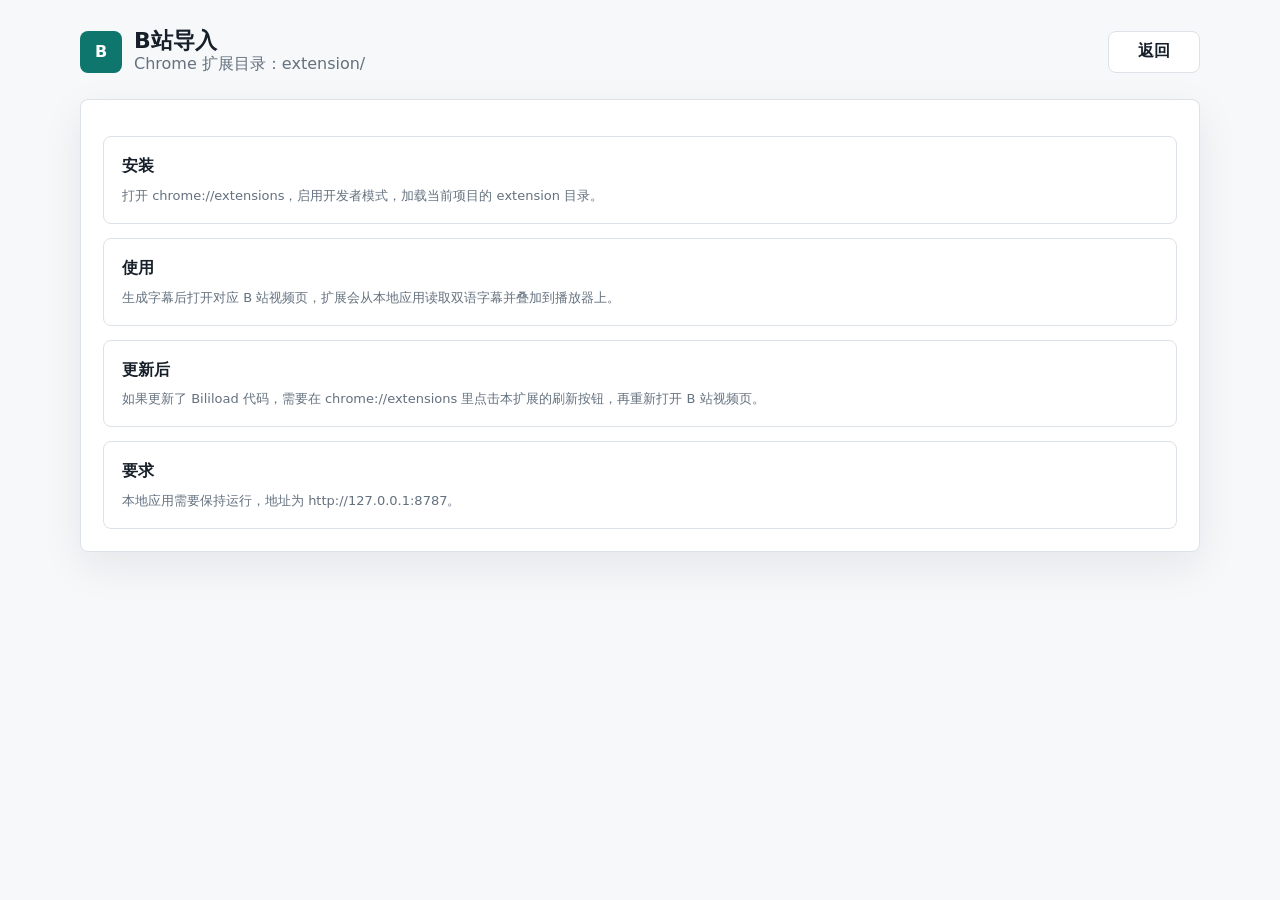
<file: static/extension.html>
<!doctype html>
<html lang="zh-CN">
  <head>
    <meta charset="utf-8" />
    <meta name="viewport" content="width=device-width, initial-scale=1" />
    <title>B站导入</title>
    <link rel="stylesheet" href="/static/styles.css" />
  </head>
  <body>
    <main class="shell">
      <section class="toolbar">
        <div class="brand">
          <div class="mark">B</div>
          <div>
            <h1>B站导入</h1>
            <p>Chrome 扩展目录：extension/</p>
          </div>
        </div>
        <a class="ghost-button" href="/">返回</a>
      </section>

      <section class="panel">
        <div class="jobs">
          <article class="job-card">
            <h3 class="job-title">安装</h3>
            <p class="message">打开 chrome://extensions，启用开发者模式，加载当前项目的 extension 目录。</p>
          </article>
          <article class="job-card">
            <h3 class="job-title">使用</h3>
            <p class="message">生成字幕后打开对应 B 站视频页，扩展会从本地应用读取双语字幕并叠加到播放器上。</p>
          </article>
          <article class="job-card">
            <h3 class="job-title">更新后</h3>
            <p class="message">如果更新了 Biliload 代码，需要在 chrome://extensions 里点击本扩展的刷新按钮，再重新打开 B 站视频页。</p>
          </article>
          <article class="job-card">
            <h3 class="job-title">要求</h3>
            <p class="message">本地应用需要保持运行，地址为 http://127.0.0.1:8787。</p>
          </article>
        </div>
      </section>
    </main>
  </body>
</html>
</file>
<file: static/styles.css>
:root {
  color-scheme: light;
  --bg: #f7f8fa;
  --panel: #ffffff;
  --text: #17202a;
  --muted: #64717f;
  --line: #dce2e8;
  --accent: #0f766e;
  --accent-strong: #0b5f59;
  --blue: #2563eb;
  --danger: #b42318;
  --shadow: 0 14px 42px rgba(17, 24, 39, 0.08);
}

* {
  box-sizing: border-box;
}

body {
  margin: 0;
  min-height: 100vh;
  background: var(--bg);
  color: var(--text);
  font-family:
    Inter, ui-sans-serif, system-ui, -apple-system, BlinkMacSystemFont, "Segoe UI",
    sans-serif;
}

.shell {
  width: min(1120px, calc(100vw - 32px));
  margin: 0 auto;
  padding: 28px 0 48px;
}

.toolbar,
.jobs-header {
  display: flex;
  align-items: center;
  justify-content: space-between;
  gap: 16px;
}

.brand {
  display: flex;
  align-items: center;
  gap: 12px;
}

.mark {
  display: grid;
  width: 42px;
  height: 42px;
  place-items: center;
  border-radius: 8px;
  background: var(--accent);
  color: #fff;
  font-weight: 800;
}

h1,
h2,
h3,
p {
  margin: 0;
}

h1 {
  font-size: 22px;
  line-height: 1.2;
}

.brand p,
.job-meta,
.message {
  color: var(--muted);
}

.panel {
  margin-top: 24px;
  padding: 22px;
  border: 1px solid var(--line);
  border-radius: 8px;
  background: var(--panel);
  box-shadow: var(--shadow);
}

.job-form {
  display: grid;
  gap: 18px;
}

label {
  display: grid;
  gap: 8px;
  font-size: 13px;
  font-weight: 650;
}

input,
select,
button,
.ghost-button {
  height: 42px;
  border-radius: 8px;
  font: inherit;
}

input,
select {
  width: 100%;
  border: 1px solid var(--line);
  background: #fff;
  color: var(--text);
  padding: 0 12px;
  outline: none;
}

input:focus,
select:focus {
  border-color: var(--accent);
  box-shadow: 0 0 0 3px rgba(15, 118, 110, 0.14);
}

.url-field input {
  font-size: 15px;
}

.task-type {
  display: inline-flex;
  width: fit-content;
  margin: 0;
  padding: 3px;
  border: 1px solid var(--line);
  border-radius: 8px;
  background: #f8fafc;
}

.task-type label {
  display: inline-flex;
  align-items: center;
  justify-content: center;
  min-width: 104px;
  height: 34px;
  border-radius: 6px;
  color: var(--muted);
  cursor: pointer;
  font-size: 13px;
  font-weight: 800;
}

.task-type input {
  position: absolute;
  width: 1px;
  height: 1px;
  opacity: 0;
  pointer-events: none;
}

.task-type label:has(input:checked) {
  background: #fff;
  color: var(--text);
  box-shadow: 0 1px 4px rgba(17, 24, 39, 0.12);
}

.control-grid {
  display: grid;
  grid-template-columns: repeat(4, minmax(0, 1fr));
  gap: 14px;
}

.form-row {
  display: flex;
  align-items: center;
  justify-content: space-between;
  gap: 16px;
}

.switch {
  display: flex;
  grid-template-columns: none;
  flex-direction: row;
  align-items: center;
  width: fit-content;
  color: var(--text);
}

.switch input {
  width: 18px;
  height: 18px;
}

button,
.ghost-button {
  display: inline-flex;
  align-items: center;
  justify-content: center;
  min-width: 92px;
  border: 0;
  background: var(--accent);
  color: #fff;
  padding: 0 16px;
  font-weight: 750;
  text-decoration: none;
  cursor: pointer;
}

button:hover,
.ghost-button:hover {
  background: var(--accent-strong);
}

button:disabled {
  cursor: progress;
  opacity: 0.6;
}

.ghost-button {
  border: 1px solid var(--line);
  background: #fff;
  color: var(--text);
}

.ghost-button:hover {
  border-color: #bcc7d2;
  background: #f2f5f7;
}

.jobs-header {
  margin-top: 28px;
}

.jobs-header h2 {
  font-size: 18px;
}

.jobs {
  display: grid;
  gap: 14px;
  margin-top: 14px;
}

.job-card {
  padding: 18px;
  border: 1px solid var(--line);
  border-radius: 8px;
  background: var(--panel);
}

.job-topline {
  display: flex;
  align-items: flex-start;
  justify-content: space-between;
  gap: 16px;
}

.job-title {
  font-size: 16px;
  line-height: 1.35;
  overflow-wrap: anywhere;
}

.job-meta {
  margin-top: 5px;
  font-size: 12px;
  overflow-wrap: anywhere;
}

.status {
  flex: 0 0 auto;
  border-radius: 999px;
  background: #edf4f3;
  color: var(--accent-strong);
  padding: 5px 10px;
  font-size: 12px;
  font-weight: 800;
}

.status.failed {
  background: #fff0ef;
  color: var(--danger);
}

.progress-track {
  height: 8px;
  margin-top: 14px;
  overflow: hidden;
  border-radius: 999px;
  background: #edf1f5;
}

.progress-bar {
  width: 0%;
  height: 100%;
  border-radius: inherit;
  background: var(--blue);
  transition: width 180ms ease;
}

.message {
  margin-top: 10px;
  font-size: 13px;
}

.file-links {
  display: flex;
  flex-wrap: wrap;
  gap: 8px;
  margin-top: 12px;
}

.file-links a {
  display: inline-flex;
  align-items: center;
  height: 34px;
  border: 1px solid var(--line);
  border-radius: 8px;
  color: var(--text);
  padding: 0 10px;
  text-decoration: none;
  font-size: 13px;
  font-weight: 700;
}

.file-links a.primary-action {
  border-color: var(--accent);
  background: var(--accent);
  color: #fff;
}

.empty {
  padding: 24px;
  border: 1px dashed var(--line);
  border-radius: 8px;
  color: var(--muted);
  text-align: center;
}

@media (max-width: 820px) {
  .control-grid {
    grid-template-columns: repeat(2, minmax(0, 1fr));
  }
}

@media (max-width: 560px) {
  .shell {
    width: min(100vw - 20px, 1120px);
    padding-top: 16px;
  }

  .toolbar,
  .form-row,
  .job-topline {
    align-items: stretch;
    flex-direction: column;
  }

  .control-grid {
    grid-template-columns: 1fr;
  }

  .task-type {
    width: 100%;
  }

  .task-type label {
    flex: 1;
    min-width: 0;
  }

  button,
  .ghost-button {
    width: 100%;
  }

  .jobs-header .ghost-button {
    width: auto;
  }
}
</file>
